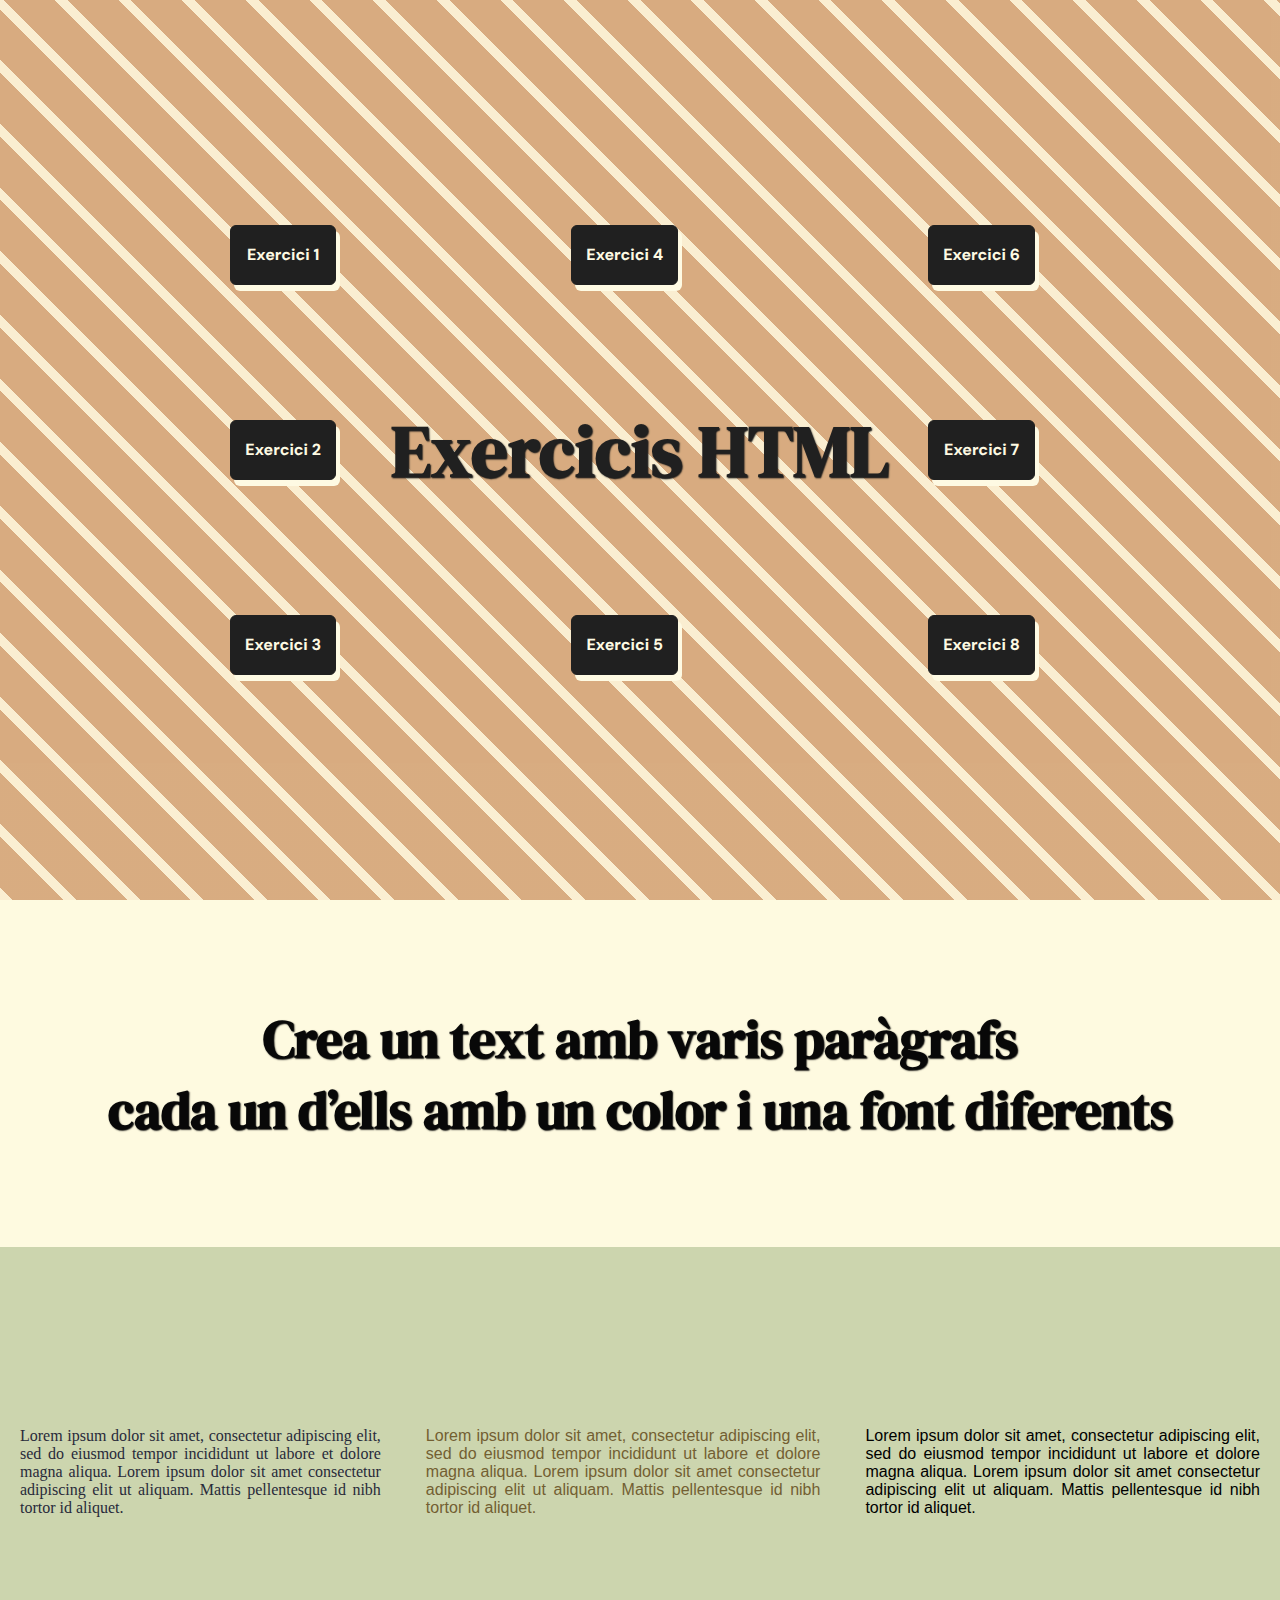
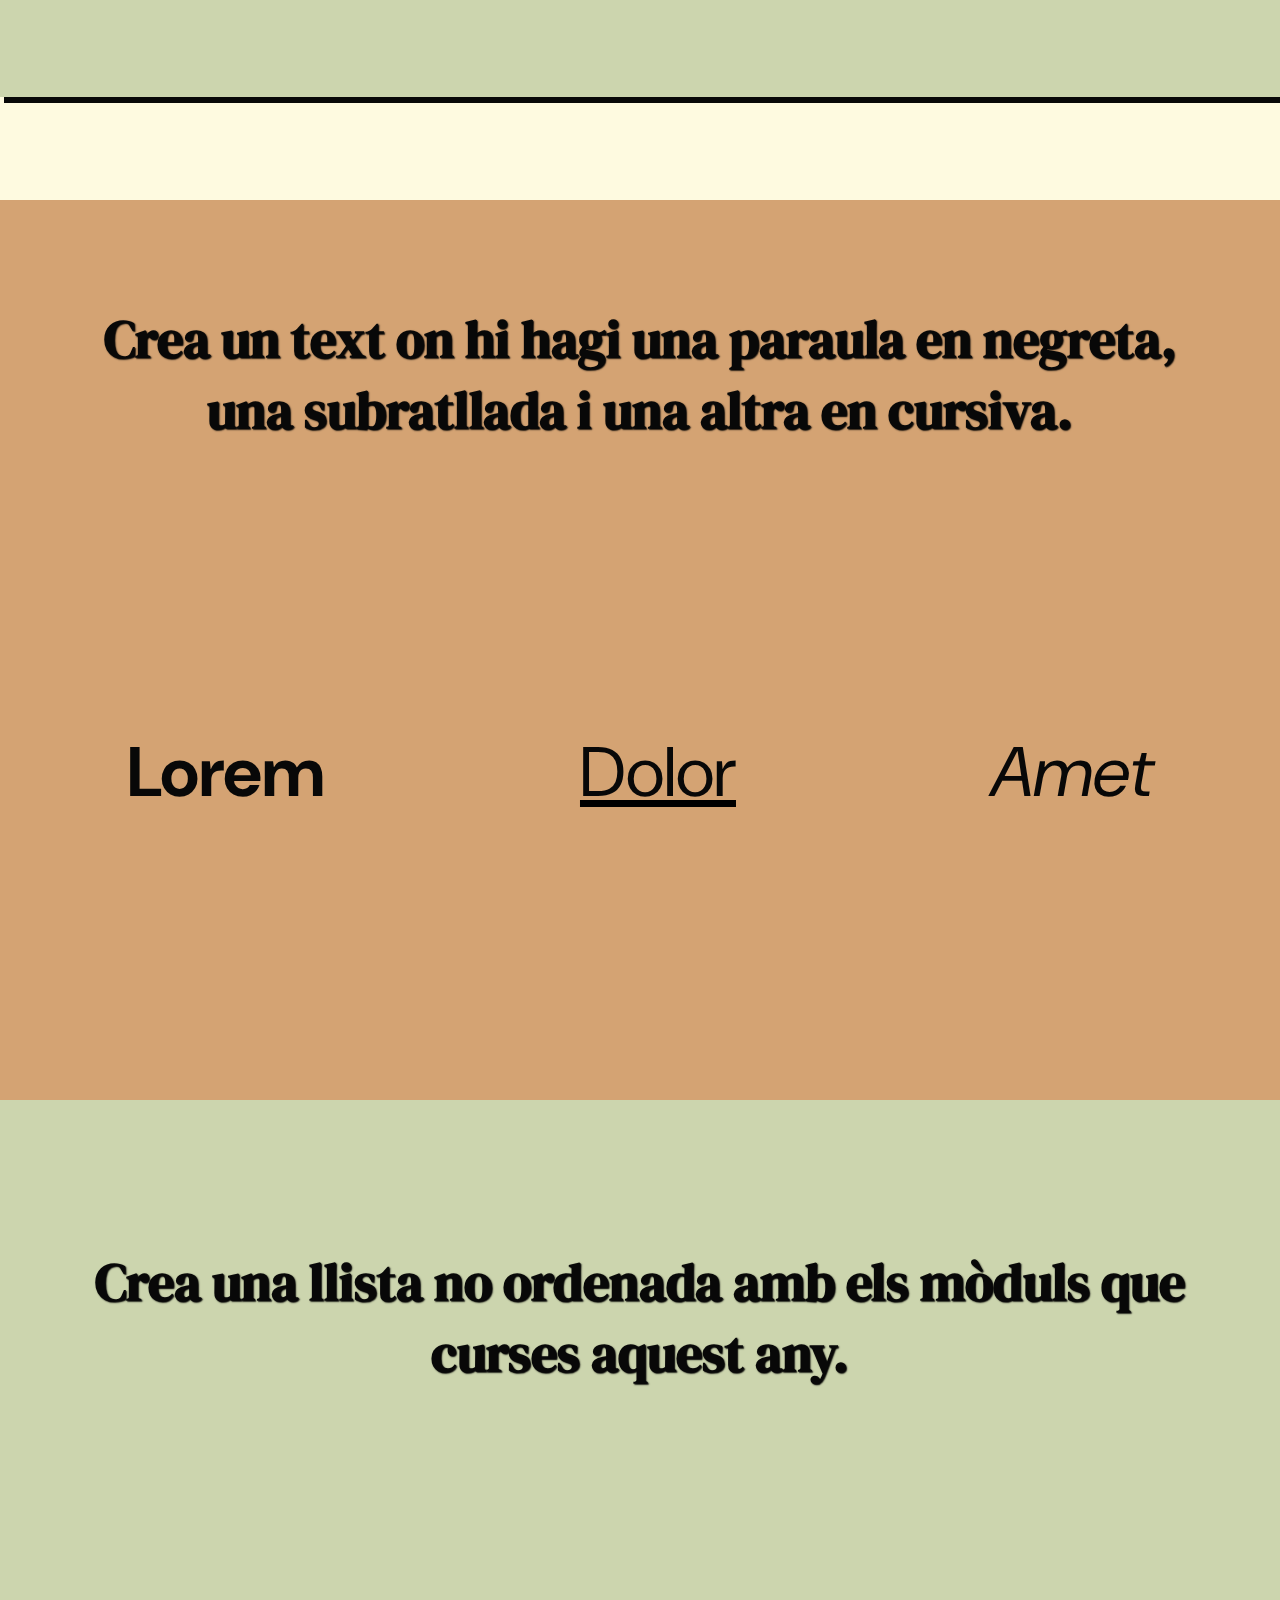
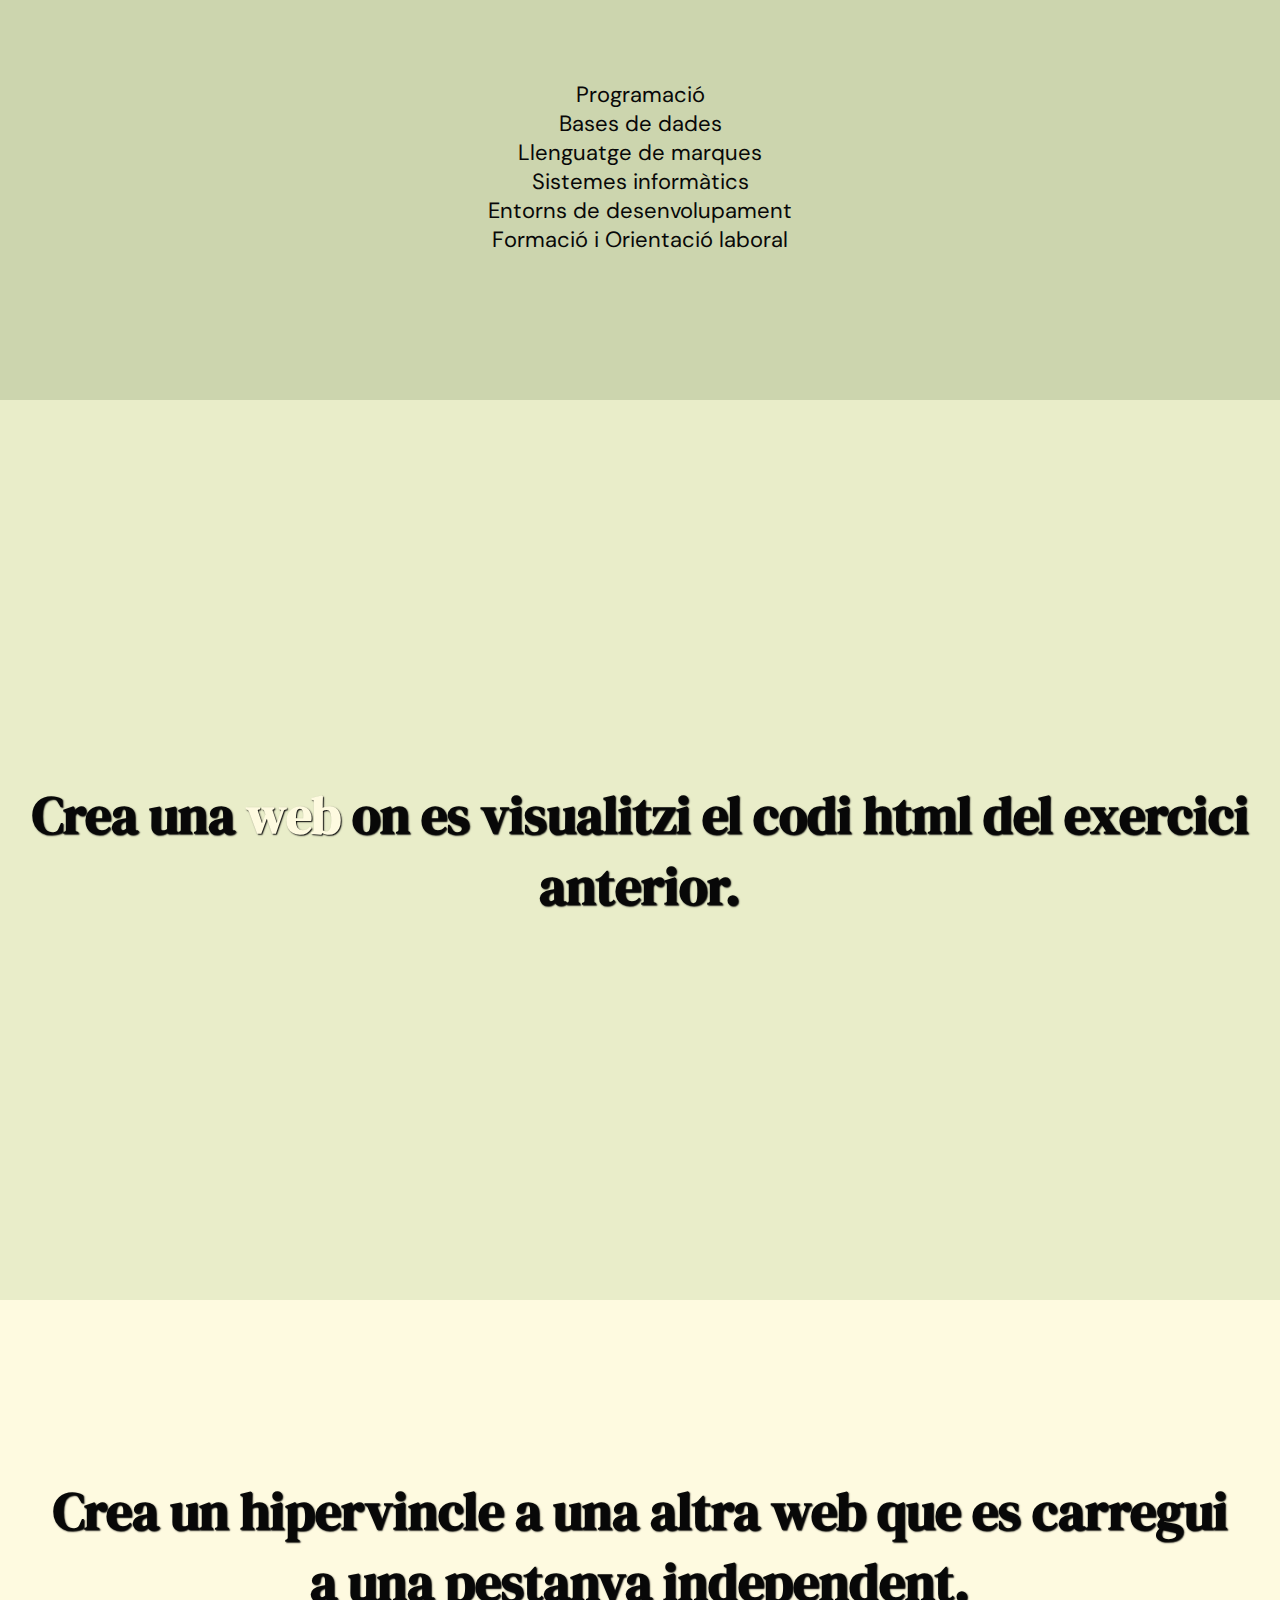
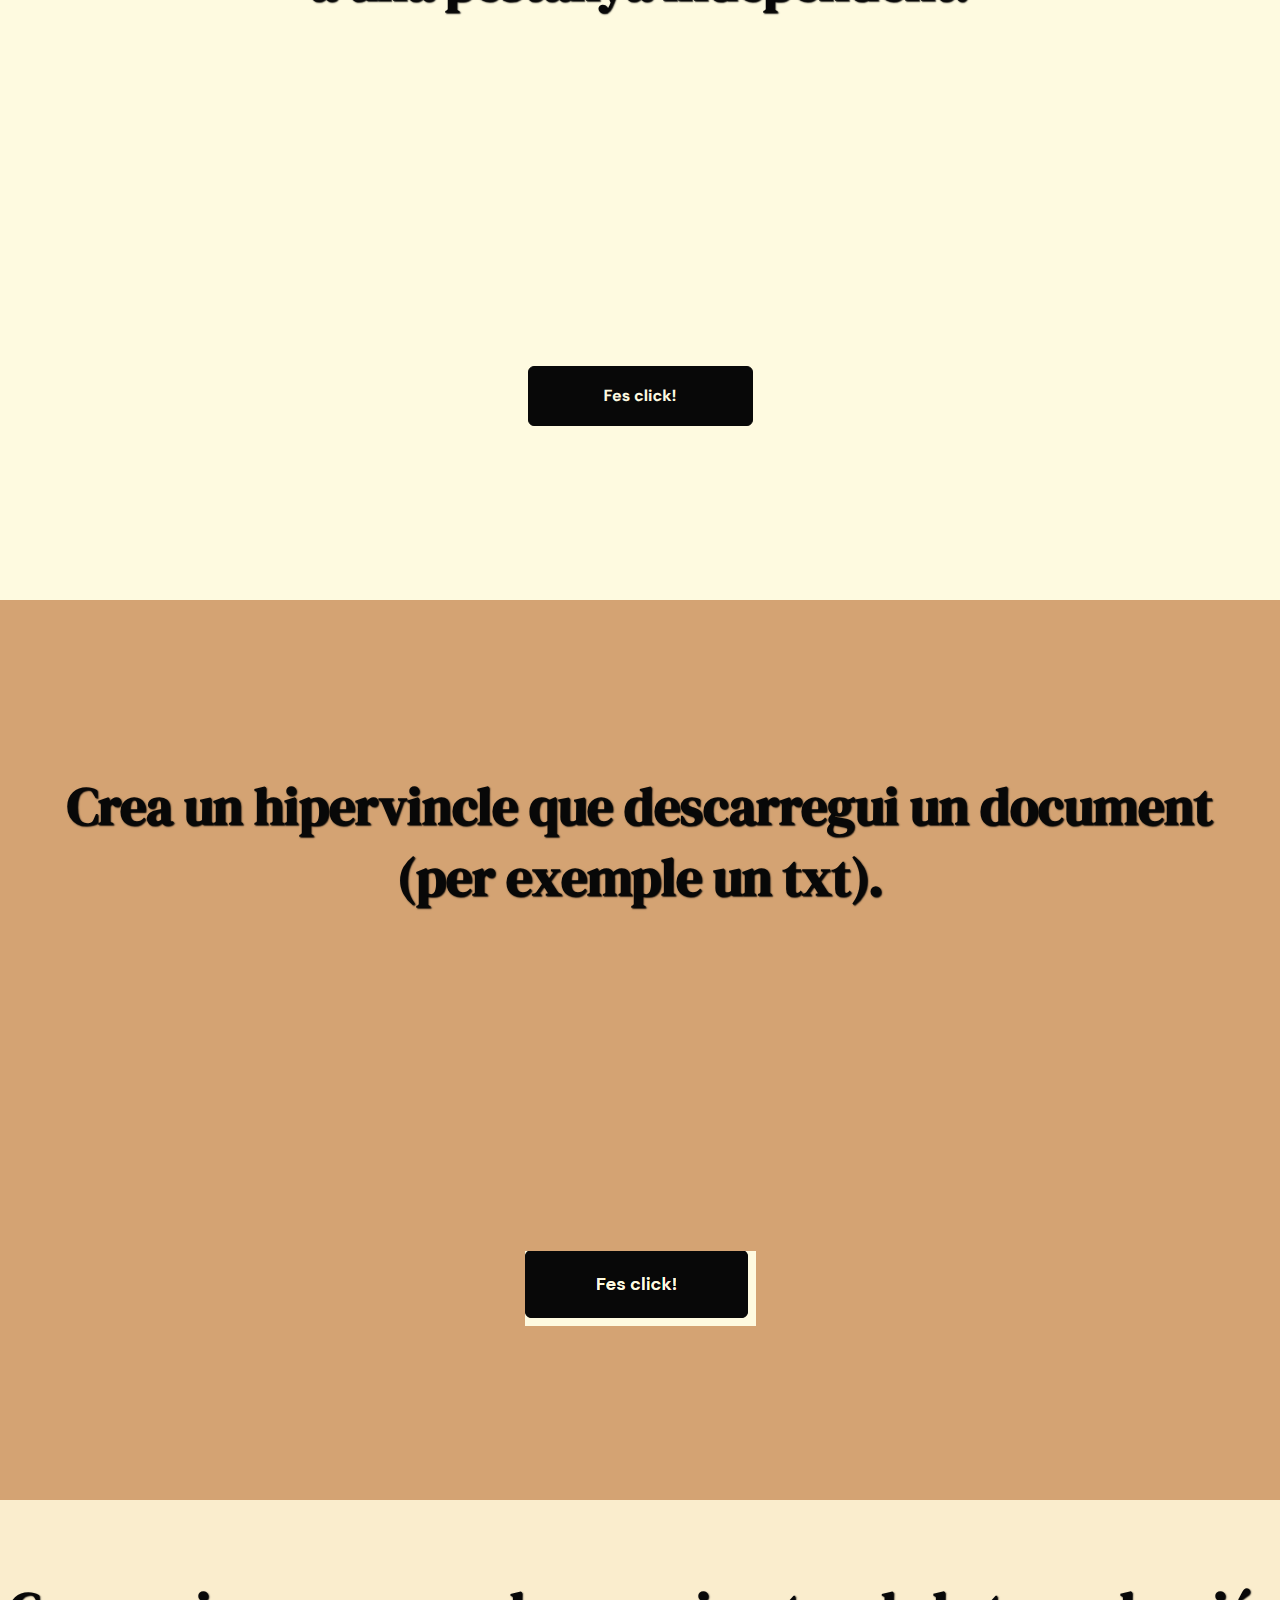
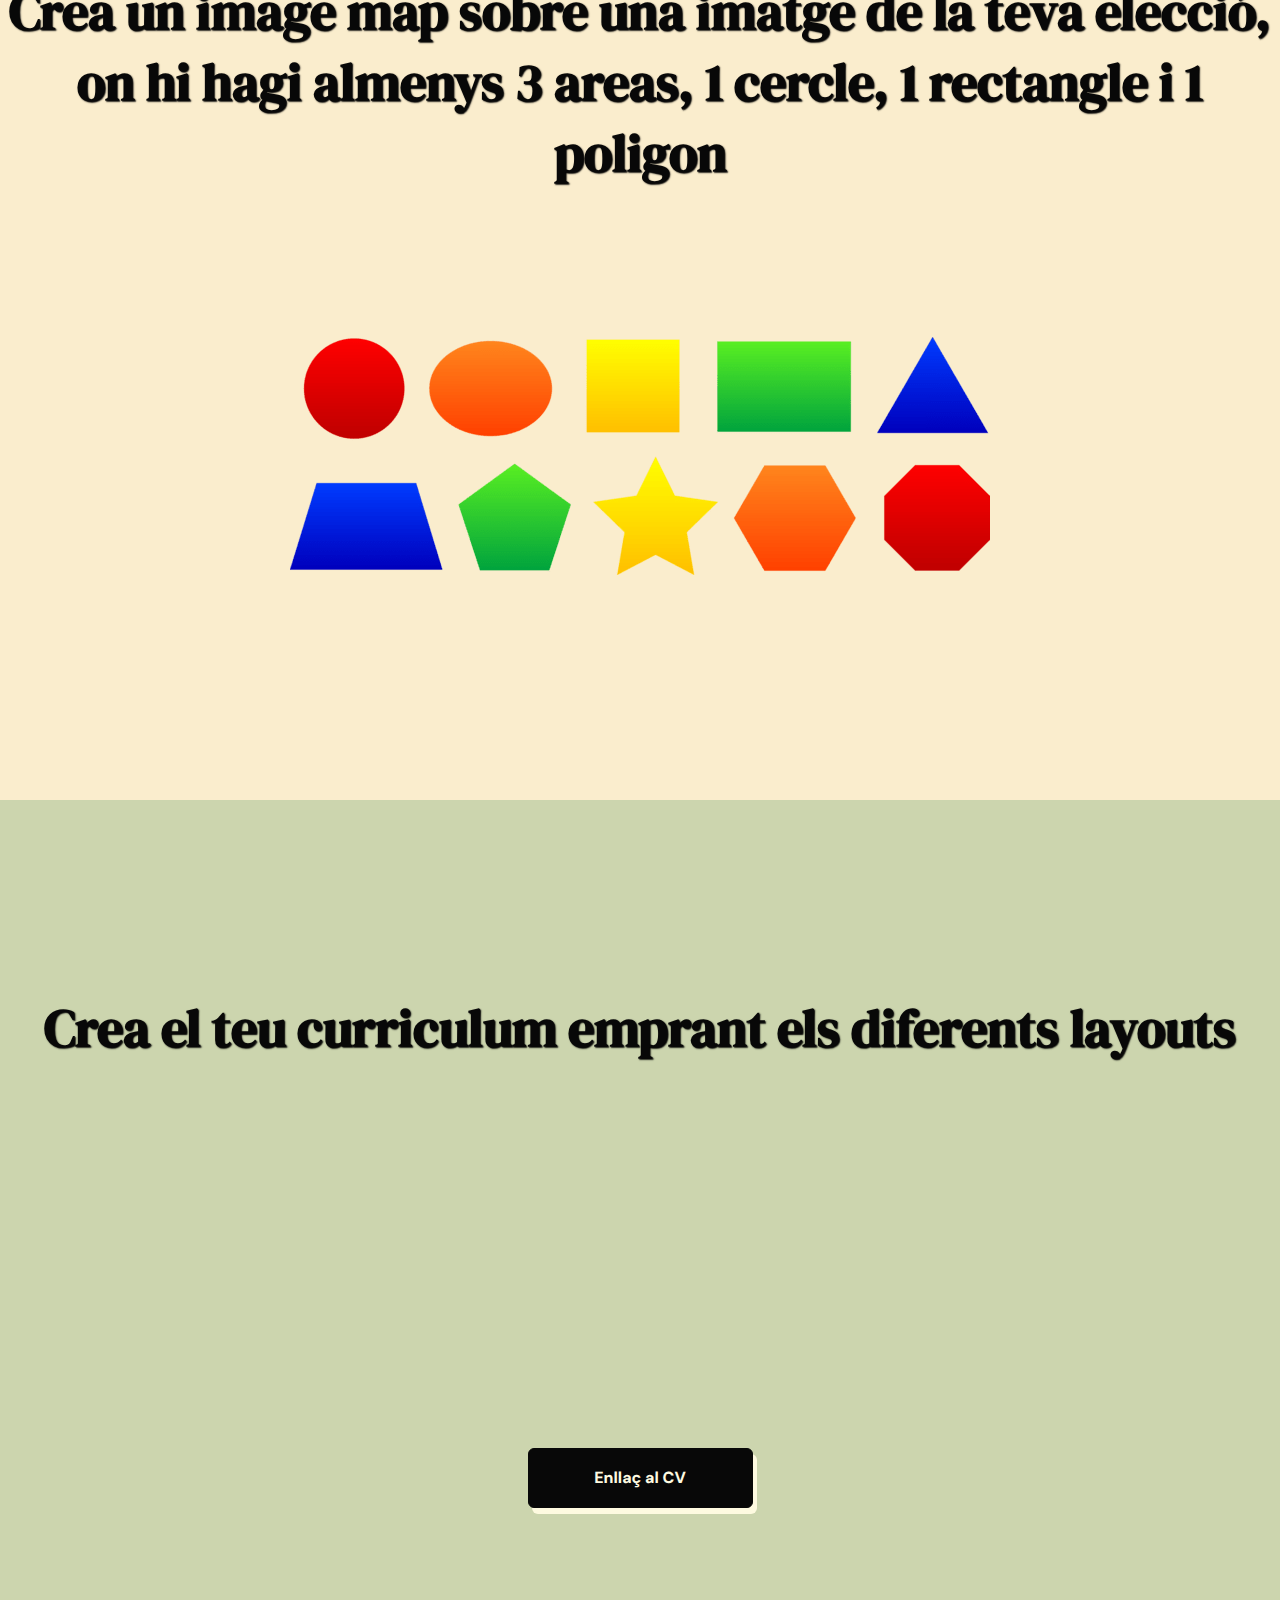
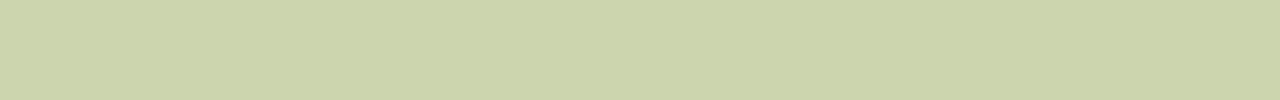
<file: index.html>
<!DOCTYPE html>
<html lang="ca">
  <head>
    <meta charset="UTF-8" />
    <meta http-equiv="X-UA-Compatible" content="IE=edge" />
    <meta name="viewport" content="width=device-width, initial-scale=1.0" />
    <title>Exercicis HTML</title>

    <!-- Importem l'arxiu CSS -->
    <link rel="stylesheet" href="./style.css" />

    <!-- Importem el favicon -->
    <link
      rel="shortcut icon"
      href="./images/favicon-16x16.png"
      type="image/x-icon"
    />

    <!-- Importem les fonts -->
    <link
      href="https://fonts.googleapis.com/css2?family=DM+Sans:ital,wght@0,400;0,500;0,700;1,400;1,500;1,700&family=DM+Serif+Display:ital@0;1&display=swap"
      rel="stylesheet"
    />
  </head>

  <body>
    <!-- Títol de la pàgina -->
    <div class="titulo">
      <div class="titulo1">
        <h1>Exercicis HTML</h1>
      </div>

      <!-- Índex -->
      <header class="indice" id="indice">
        <div class="columna1">
          <button><a href="#exercici1">Exercici 1</a></button>
          <button><a href="#exercici2">Exercici 2</a></button>
          <button><a href="#exercici3">Exercici 3</a></button>
        </div>
        <div class="columna2">
          <button><a href="#exercici4">Exercici 4</a></button>
          <button><a href="#exercici5">Exercici 5</a></button>
        </div>
        <div class="columna3">
          <button><a href="#exercici6">Exercici 6</a></button>
          <button><a href="#exercici7">Exercici 7</a></button>
          <button><a href="#exercici8">Exercici 8</a></button>
        </div>
      </header>
    </div>
    <!-- Primer exercici -->
    <section id="exercici1">
      <h2>
        Crea un text amb varis paràgrafs <br />
        cada un d’ells amb un color i una font diferents
      </h2>
      <div class="containers">
        <p class="p1">
          Lorem ipsum dolor sit amet, consectetur adipiscing elit, sed do
          eiusmod tempor incididunt ut labore et dolore magna aliqua. Lorem
          ipsum dolor sit amet consectetur adipiscing elit ut aliquam. Mattis
          pellentesque id nibh tortor id aliquet.
        </p>
        <p class="p2">
          Lorem ipsum dolor sit amet, consectetur adipiscing elit, sed do
          eiusmod tempor incididunt ut labore et dolore magna aliqua. Lorem
          ipsum dolor sit amet consectetur adipiscing elit ut aliquam. Mattis
          pellentesque id nibh tortor id aliquet.
        </p>
        <p class="p3">
          Lorem ipsum dolor sit amet, consectetur adipiscing elit, sed do
          eiusmod tempor incididunt ut labore et dolore magna aliqua. Lorem
          ipsum dolor sit amet consectetur adipiscing elit ut aliquam. Mattis
          pellentesque id nibh tortor id aliquet.
        </p>
      </div>
    </section>
    <!-- Segon exercici -->
    <section id="exercici2">
      <h2>
        Crea un text on hi hagi una paraula en negreta, <br />
        una subratllada i una altra en cursiva.
      </h2>
      <div class="espai">
        <strong>
          <p>Lorem</p>
        </strong>
        <u>
          <p>Dolor</p>
        </u>
        <em>
          <p>Amet</p>
        </em>
      </div>
    </section>

    <!-- Tercer exercici -->

    <section id="exercici3">
      <h2>
        Crea una llista no ordenada amb els mòduls que <br />
        curses aquest any.
      </h2>
      <div class="check-list">
        <ul>
          <li>Programació</li>
          <li>Bases de dades</li>
          <li>Llenguatge de marques</li>
          <li>Sistemes informàtics</li>
          <li>Entorns de desenvolupament</li>
          <li>Formació i Orientació laboral</li>
        </ul>
      </div>
    </section>

    <!-- Quart exercici -->
    <section id="exercici4">
      <h2>
        Crea una
        <a href="./exercici4.html" target="_blank" rel="noopener noreferrer"
          >web</a
        >
        on es visualitzi el codi html del exercici anterior.
      </h2>
    </section>

    <!-- Cinquè exercici -->
    <section id="exercici5">
      <h2>
        Crea un hipervincle a una altra web que es carregui <br />
        a una pestanya independent.
      </h2>
      <form action="https://www.cifpfbmoll.eu" method="get" target="_blank">
        <button type="submit">Fes click!</button>
      </form>
    </section>

    <!-- sisè exercici -->
    <section id="exercici6">
      <h2>
        Crea un hipervincle que descarregui un document <br />
        (per exemple un txt).
      </h2>
      <a href="./images/Captura de pantalla 2022-11-23 164050.png" download>
        <img
          src="./images/Captura de pantalla 2022-11-23 164050.png"
          alt="Sergi"
        />
      </a>
    </section>

    <!-- setè exercici -->
    <section id="exercici7">
      <h2>
        Crea un image map sobre una imatge de la teva elecció, <br />
        on hi hagi almenys 3 areas, 1 cercle, 1 rectangle i 1 poligon
      </h2>
      <img src="./images/FsTcRO-3204554710(1).png" usemap="#image-map" />

      <map name="image-map">
        <area
          target=""
          alt="Cercle"
          title="Cercle"
          href=""
          coords="64,52,48"
          shape="circle"
        />
        <area
          target=""
          alt="Quadrat"
          title="Quadrat"
          href=""
          coords="298,4,388,4,387,92,297,94"
          shape="poly"
        />
        <area
          target=""
          alt="Rectangle"
          title="Rectangle"
          href=""
          coords="427,6,559,7,559,93,429,96"
          shape="poly"
        />
        <area
          target=""
          alt="Triangle"
          title="Triangle"
          href=""
          coords="640,1,586,95,699,96"
          shape="poly"
        />
        <area
          target=""
          alt="Trapezi"
          title="Trapezi"
          href=""
          coords="27,147,125,148,153,231,0,233"
          shape="poly"
        />
        <area
          target=""
          alt="Hexagon"
          title="Hexagon"
          href=""
          coords="473,131,535,132,564,180,535,235,475,233,445,184"
          shape="poly"
        />
      </map>
    </section>

    <!-- vuitè exercici -->
    <section id="exercici8">
      <h2>
        Crea el teu curriculum emprant els diferents layouts
      </h2>

      <form action="./cv.html" method="get" target="_blank">
        <button type="submit">Enllaç al CV</button>
      </form>

    </section>
  </body>
</html>
</file>
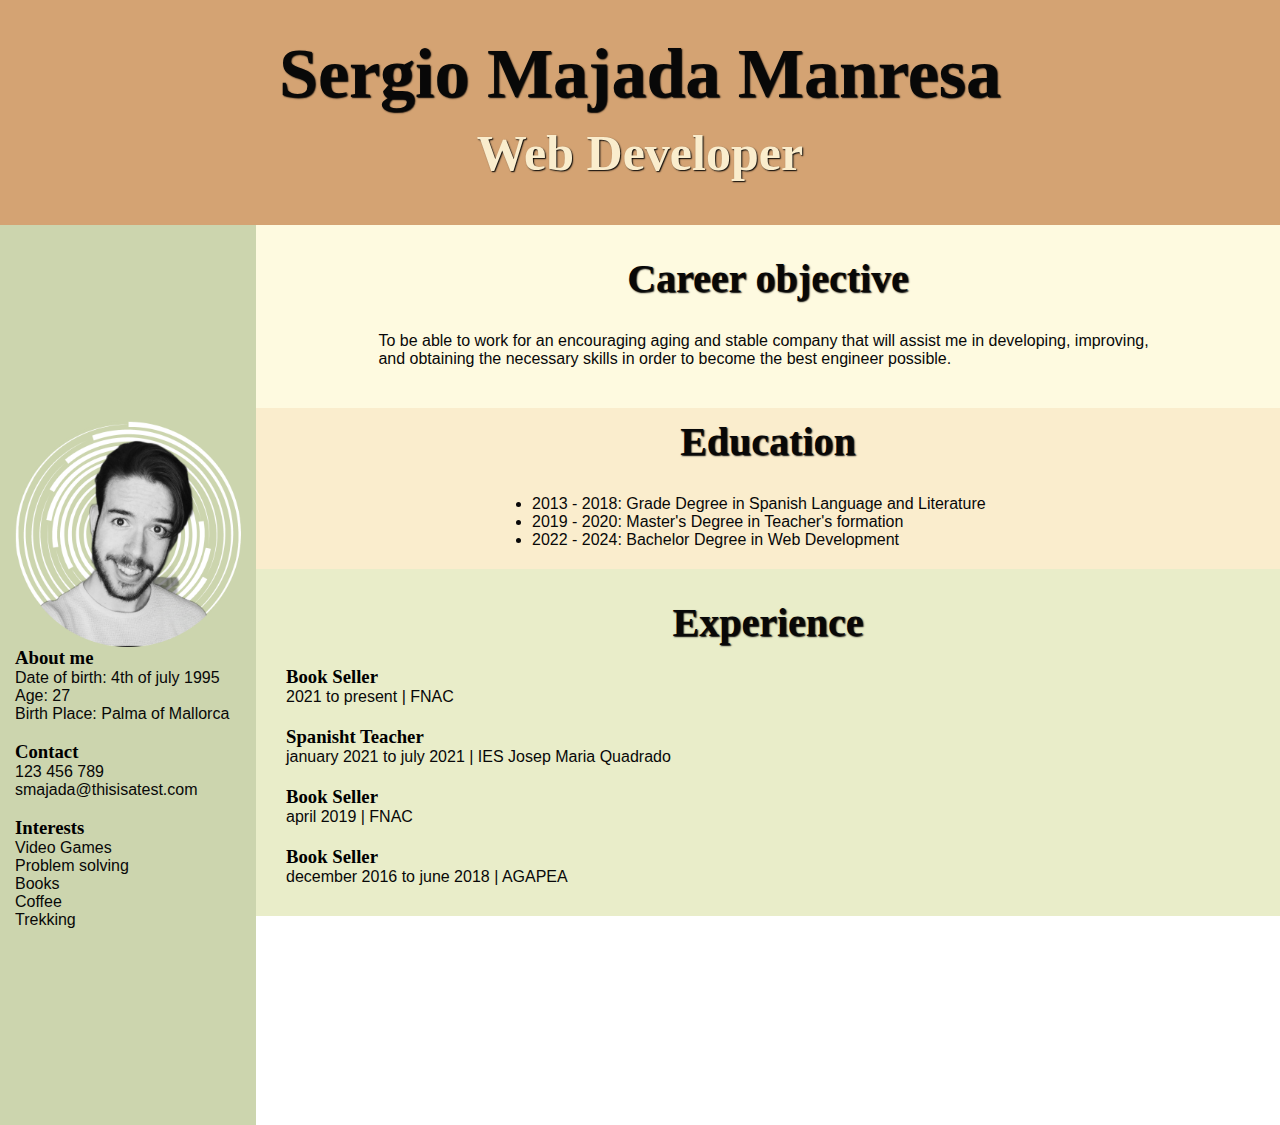
<file: cv.html>
<!DOCTYPE html>
<html lang="ca">
<head>
    <meta charset="UTF-8">
    <meta http-equiv="X-UA-Compatible" content="IE=edge">
    <meta name="viewport" content="width=device-width, initial-scale=1.0">
    <link rel="stylesheet" href="style2.css">
    <title>Currículum Vitae</title>
</head>
<body>
    <header>
        <h1>Sergio Majada Manresa</h1>
        <h2>Web Developer</h2>
    </header>

    <aside>
        <img src="./images/profile-pic.png" alt="profile-pic">
        <div class="aboutme">
        <h3>About me</h3>
        <p>Date of birth: 4th of july 1995</p>
        <p>Age: 27</p>
        <p>Birth Place: Palma of Mallorca</p>
        <br></div>
        
        <div class="contact">
        <h3>Contact</h3>
        <p>123 456 789</p>
        <p>smajada@thisisatest.com</p>
        <br></div>
        
        <div class="interests">
        <h3>Interests</h3>
        <p>Video Games</p>
        <p>Problem solving</p>
        <p>Books</p>
        <p>Coffee</p>
        <p>Trekking</p>
        </div>

    </aside>
    <section class="career">
        <h2>
            Career objective
        </h2>
        <p >To be able to work for an encouraging aging and stable company that will assist me in developing,
            improving, and obtaining the necessary skills in order to become the best engineer possible.
        </p>
    </section>

    <section class="education">
        <h2>Education</h2>
        <ul>
            <li>2013 - 2018: Grade Degree in Spanish Language and Literature</li>
            <li>2019 - 2020: Master's Degree in Teacher's formation</li>
            <li>2022 - 2024: Bachelor Degree in Web Development</li>
        </ul>
    </section>
    <section class="experience">
        <h2>Experience</h2>
        <article>
            <h3>Book Seller</h3>
            <p>2021 to present | FNAC</p>
        </article>
        <article>
            <h3>Spanisht Teacher</h3>
            <p>january 2021 to july 2021 | IES Josep Maria Quadrado</p>
        </article>
        <article>
            <h3>Book Seller</h3>
            <p>april 2019 | FNAC</p>
        </article>
        <article>
            <h3>Book Seller</h3>
            <p>december 2016 to june 2018 | AGAPEA</p>
        </article>
    </section>
</body>
</html>
</file>
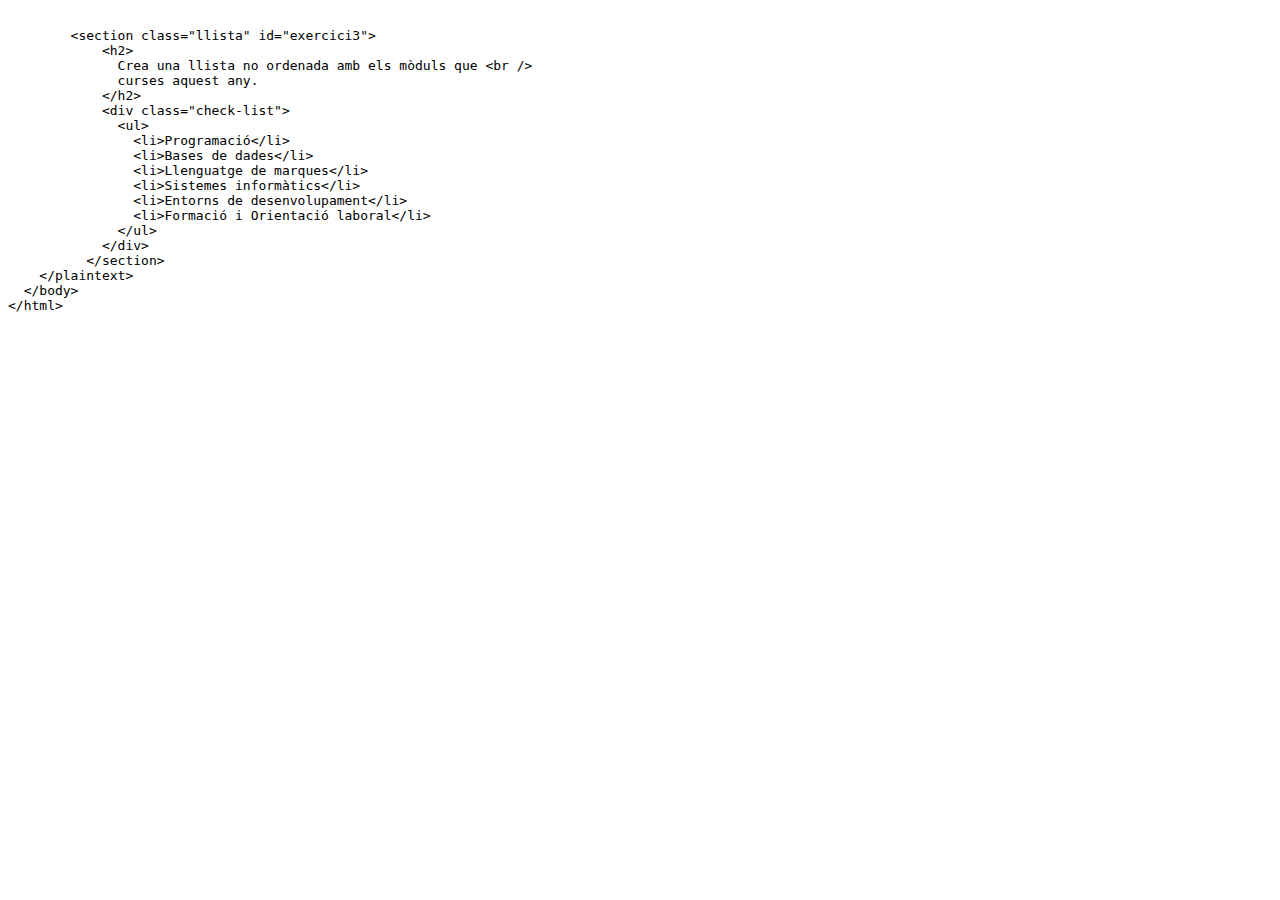
<file: exercici4.html>
<!DOCTYPE html>
<html lang="ca">
  <head>
    <meta charset="UTF-8" />
    <meta http-equiv="X-UA-Compatible" content="IE=edge" />
    <meta name="viewport" content="width=device-width, initial-scale=1.0" />
    <title>Exercici 4</title>
  </head>
  <body>
    <plaintext>
        <section class="llista" id="exercici3">
            <h2>
              Crea una llista no ordenada amb els mòduls que <br />
              curses aquest any.
            </h2>
            <div class="check-list">
              <ul>
                <li>Programació</li>
                <li>Bases de dades</li>
                <li>Llenguatge de marques</li>
                <li>Sistemes informàtics</li>
                <li>Entorns de desenvolupament</li>
                <li>Formació i Orientació laboral</li>
              </ul>
            </div>
          </section>
    </plaintext>
  </body>
</html>
</file>
<file: style.css>
/* Elements generals */
:root {
  --marron: #d4a373;
  --verde: #ccd5ae;
  --verde-flojo: #e9edc9;
  --marron-flojo: #faedcd;
  --beige: #fefae0;
}

* {
  box-sizing: border-box;
  margin: 0px;
  padding: 0px;
}

h1,
h2,
h3,
h4,
h5,
h6 {
  color: #080808;
  font-family: "DM Serif Display", serif;
  text-align: center;
  text-shadow: 1px 1px 1.5px rgba(0, 0, 0, 1);
}

h2 {
  font-size: 52px;
}

p,
li {
  color: #080808;
  font-family: "DM Sans", sans-serif;
}

/* Títol */

.titulo {
  background: repeating-linear-gradient(
    45deg,
    var(--marron-flojo),
    var(--marron-flojo) 9px,
    var(--marron) 9px,
    var(--marron) 45px
  );
  height: 100vh;
  opacity: 0.9;
  position: relative;
  width: 100%;
  display: flex;
  flex-direction: column;
}

.titulo h1 {
  font-size: 72px;
  left: 50%;
  position: absolute;
  text-align: center;
  top: 50%;
  transform: translate(-50%, -50%);
}

/* Índex */

.indice {
  display: flex;
  height: 100vh;
  justify-content: space-evenly;
  width: 100%;
}

.columna1 {
  align-self: center;
  display: flex;
  flex-direction: column;
  height: 50vh;
  justify-content: space-between;
  margin: 5px;
}

.columna2 {
  align-self: center;
  display: flex;
  flex-direction: column;
  height: 50vh;
  justify-content: space-between;
  margin: 5px;
}

.columna3 {
  align-self: center;
  display: flex;
  flex-direction: column;
  height: 50vh;
  justify-content: space-between;
  margin: 20px;
}

a {
  text-decoration: none;
  color: var(--beige);
}

.indice button {
  background: #080808;
  border-radius: 6px;
  border: 1px solid #080808;
  box-shadow: 4px 6px 0 0 var(--beige);
  box-sizing: border-box;
  cursor: pointer;
  font-family: "DM Sans", sans-serif;
  font-size: 16px;
  font-weight: 800;
  line-height: 16px;
  max-height: 60px;
  min-height: 60px;
  outline: 0;
  padding: 12px 14px;
  text-align: center;
  text-rendering: geometricprecision;
  vertical-align: middle;
}

.indice h2 {
  text-align: center;
  font-size: 35px;
}

/* Primer exercici */

#exercici1 {
  display: flex;
  flex-direction: column;
  height: 100vh;
  background-color: var(--beige);
  justify-content: space-evenly;
}

.paragrafs h2 {
  text-align: center;
  padding: 20px;
}

.containers {
  align-items: center;
  background-color: var(--verde);
  box-shadow: 4px 6px 0 0 #080808;
  column-gap: 5px;
  display: flex;
  justify-content: center;
  height: 50vh;
}

.containers p {
  margin: 20px;
  text-align: justify;
  align-items: center;
}

.p1 {
  color: #282a3a;
  font-family: "Times New Roman", Times, serif;
}

.p2 {
  color: #735f32;
  font-family: "Lucida Sans", "Lucida Sans Regular", "Lucida Grande",
    "Lucida Sans Unicode", Geneva, Verdana, sans-serif;
}

.p3 {
  color: #000000;
  font-family: "Trebuchet MS", "Lucida Sans Unicode", "Lucida Grande",
    "Lucida Sans", Arial, sans-serif;
}

/* Segon exercici */

#exercici2 {
  display: flex;
  flex-direction: column;
  justify-content: space-evenly;
  background-color: var(--marron);
  height: 100vh;
  width: 100%;
}

.paraules h2 {
  padding: 20px;
  text-align: center;
}

.espai {
  align-items: center;
  display: flex;
  height: 50vh;
  justify-content: space-around;
}

.espai p {
  font-size: 70px;
}

/* Tercer exercici */
#exercici3 {
  background-color: var(--verde);
  height: 100vh;
  position: relative;
  width: 100%;
  display: flex;
  flex-direction: column;
  justify-content: space-around;
}

.llista h2 {
  margin-bottom: 20px;
  padding: 20px;
}

.check-list ul {
  font-size: 22px;
  list-style: none;
  text-align: center;
}

/* Quart exercici */
#exercici4 {
  background-color: var(--verde-flojo);
  height: 100vh;
  position: relative;
  width: 100%;
  display: flex;
  flex-direction: column;
  justify-content: space-around;
  align-items: center;
}

.HTML p {
    font-size: 70px;
    text-align: center;
}

.html-container{
  max-width: 300px;
  max-height: 500px;
}

/* Cinquè exercici */
#exercici5 {
  background-color: var(--beige);
  height: 100vh;
  position: relative;
  width: 100%;
  display: flex;
  flex-direction: column;
  justify-content: space-around;
  align-items: center;
}

#exercici5 button {
  background: #080808;
  border-radius: 6px;
  border: 1px solid #080808;
  box-shadow: 4px 6px 0 0 var(--beige);
  color: var(--beige);
  box-sizing: border-box;
  cursor: pointer;
  font-family: "DM Sans", sans-serif;
  font-size: 16px;
  font-weight: 800;
  line-height: 16px;
  max-height: 60px;
  min-height: 60px;
  max-width: 25vh;
  min-width: 25vh;
  outline: 0;
  padding: 12px 14px;
  text-align: center;
  text-rendering: geometricprecision;
}

/* sisè exercici */

#exercici6 {
  background-color: var(--marron);
  height: 100vh;
  position: relative;
  width: 100%;
  display: flex;
  flex-direction: column;
  justify-content: space-around;
  align-items: center;
}

/* seté exercici */

#exercici7 {
  background-color: var(--marron-flojo);
  height: 100vh;
  position: relative;
  width: 100%;
  display: flex;
  flex-direction: column;
  justify-content: space-around;
  align-items: center;
}

img {
  max-width: 700px;
  max-height: 300px;
}

/* vuitè exercici */
#exercici8 {
  background-color: var(--verde);
  height: 100vh;
  position: relative;
  width: 100%;
  display: flex;
  flex-direction: column;
  justify-content: space-around;
  align-items: center;
}

.container-cv {
  width: 85vh;
  height: 75vh;
  background-color: var(--verde-flojo);
}

#exercici8 button {
  background: #080808;
  border-radius: 6px;
  border: 1px solid #080808;
  box-shadow: 4px 6px 0 0 var(--beige);
  color: var(--beige);
  box-sizing: border-box;
  cursor: pointer;
  font-family: "DM Sans", sans-serif;
  font-size: 16px;
  font-weight: 800;
  line-height: 16px;
  max-height: 60px;
  min-height: 60px;
  max-width: 25vh;
  min-width: 25vh;
  outline: 0;
  padding: 12px 14px;
  text-align: center;
  text-rendering: geometricprecision;
}
</file>
<file: style2.css>
/* Pàgina CV */
* {
  box-sizing: border-box;
  margin: 0px;
  padding: 0px;
}

/* Elements generals */
:root {
  --marron: #d4a373;
  --verde: #ccd5ae;
  --verde-flojo: #e9edc9;
  --marron-flojo: #faedcd;
  --beige: #fefae0;
}

h1,
h2,
h4,
h5,
h6 {
  color: #080808;
  font-family: "DM Serif Display", serif;
  text-align: center;
  text-shadow: 1px 1px 1.5px rgba(0, 0, 0, 1);
}
h2 {
  font-size: 40px;
  padding: 10px;
}

p,
li {
  color: #080808;
  font-family: "DM Sans", sans-serif;
}

header {
  background-color: var(--marron);
  height: 25vh;
  display: flex;
  justify-content: center;
  align-items: center;
  flex-direction: column;
}

header h1 {
  font-size: 70px;
}
header h2 {
  font-size: 50px;
  color: var(--marron-flojo);
}

aside {
  background-color: var(--verde);
  width: 20%;
  height: 100vh;
  padding:0 15px 0 15px;
  float: left;
  display: flex;
  flex-direction: column;
  justify-content: center;
}


section {
  background-color: var(--beige);
}
.career {
  padding-top: 20px;
  padding-bottom: 20px;
  display: flex;
  flex-direction: column;
}

.career h2 {
  padding: 10px;
}

.career p {
  width: 80%;
  margin: 0 auto;
  padding: 20px;
}
.education {
  display: flex;
  flex-direction: column;
  background-color: var(--marron-flojo);
}

.education h2 {
  padding: 10px;
}
.education ul {
  width: 50%;
  margin: 0 auto;
  padding: 20px;
}

.experience {
  display: flex;
  flex-direction: column;
  background-color: var(--verde-flojo);
  padding: 20px;
}

.experience article {
  padding: 10px;
}
</file>
